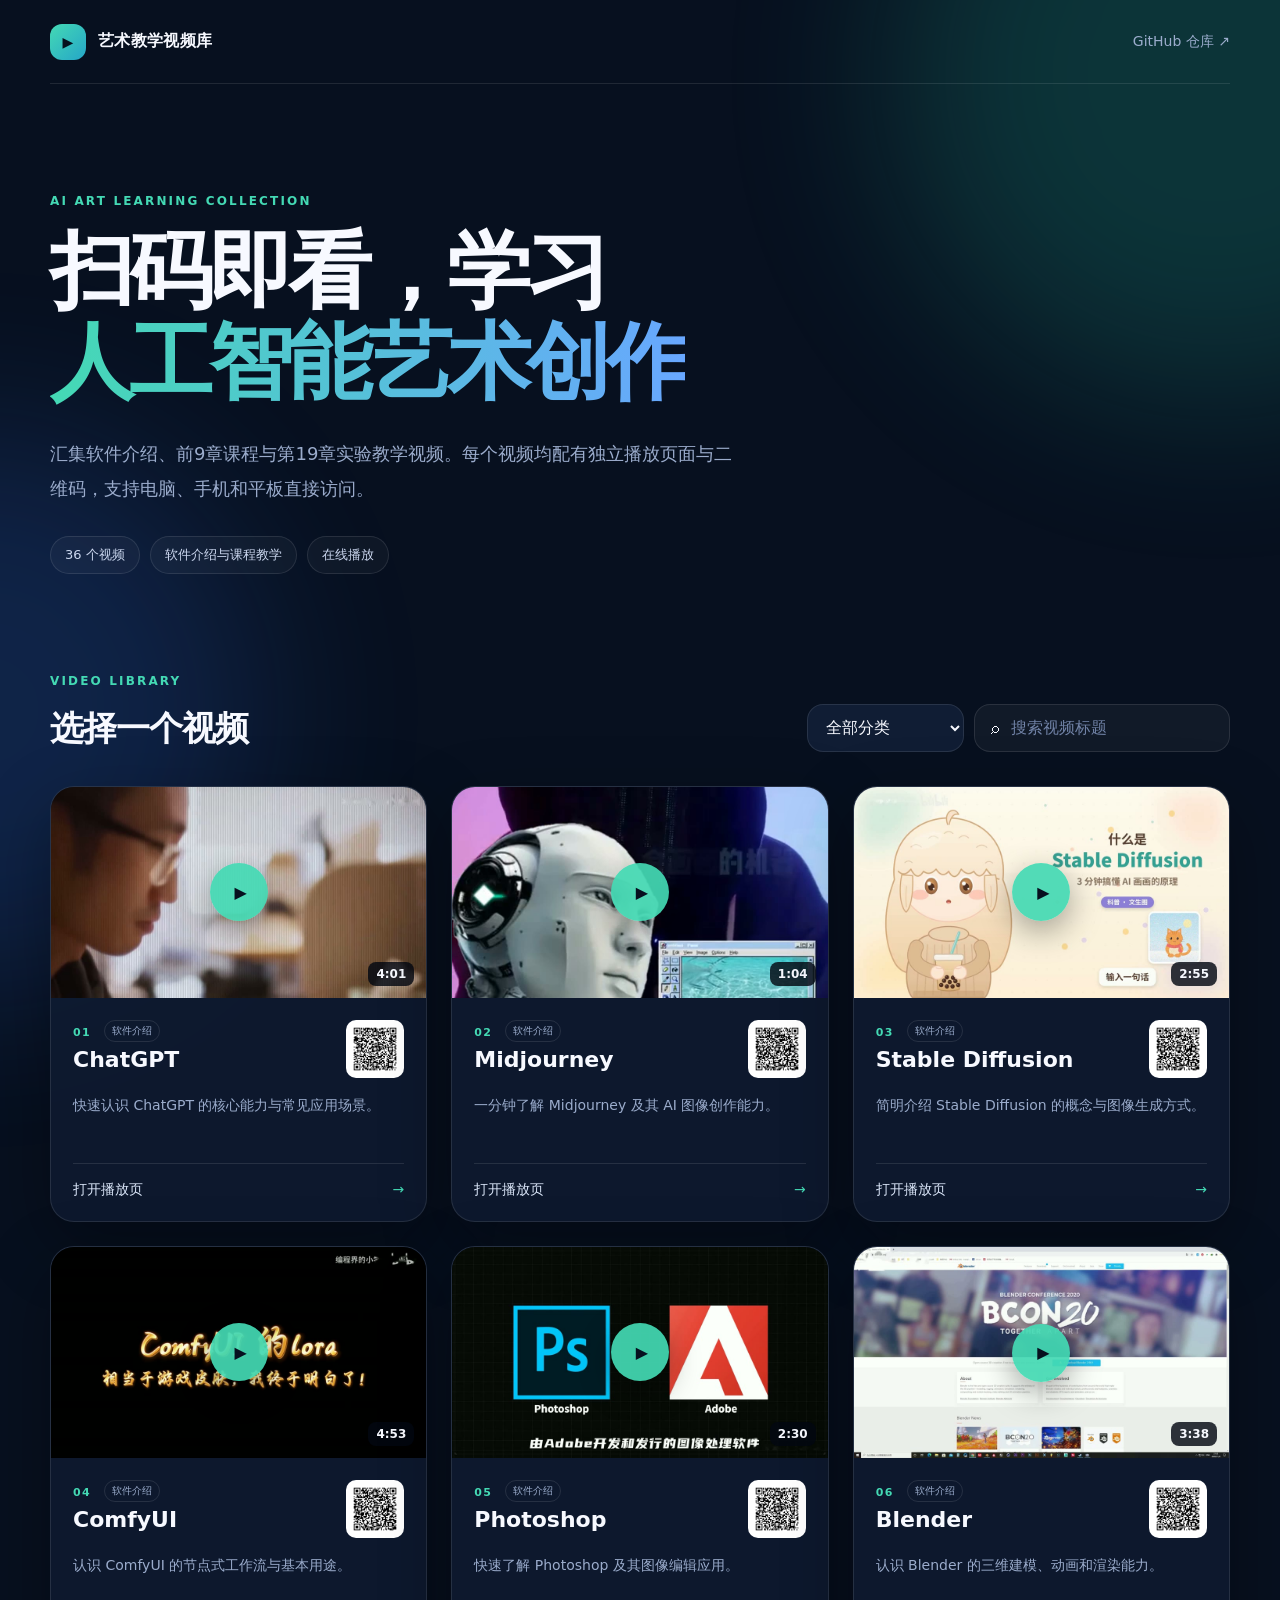
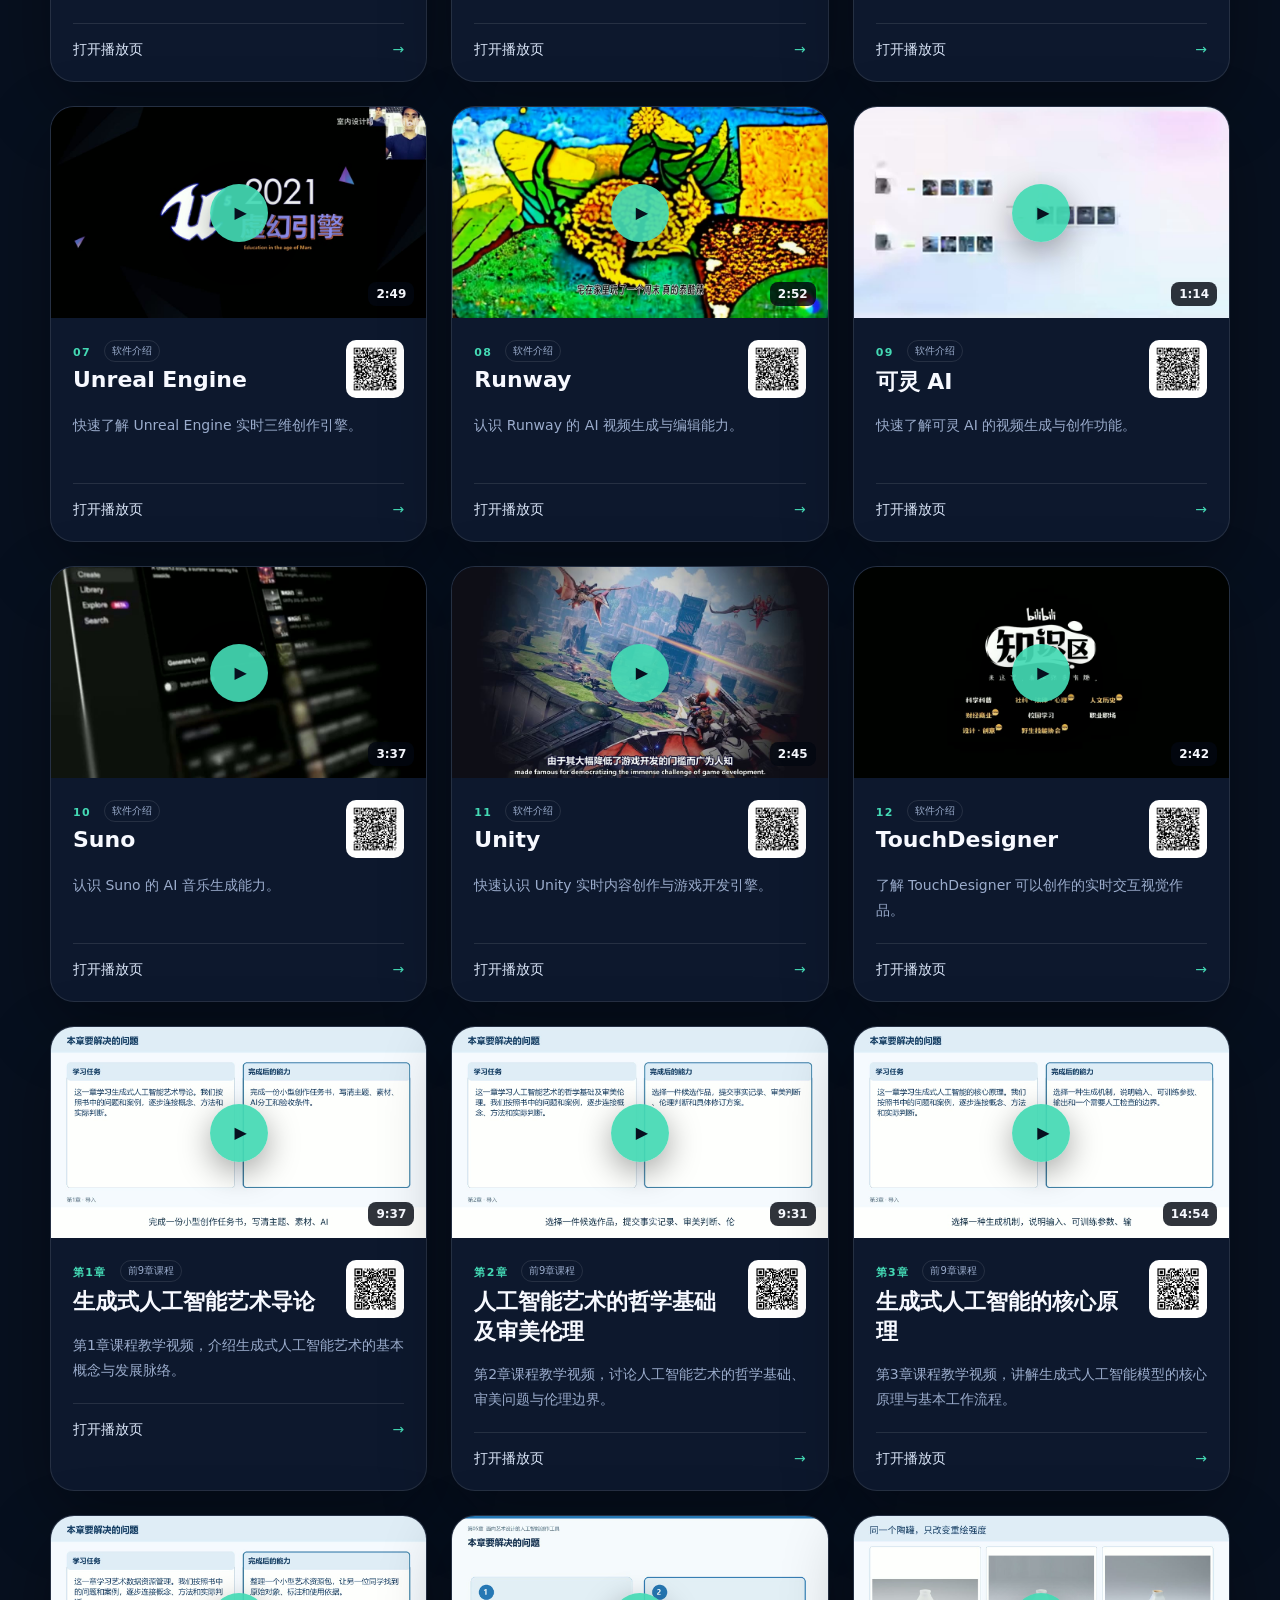
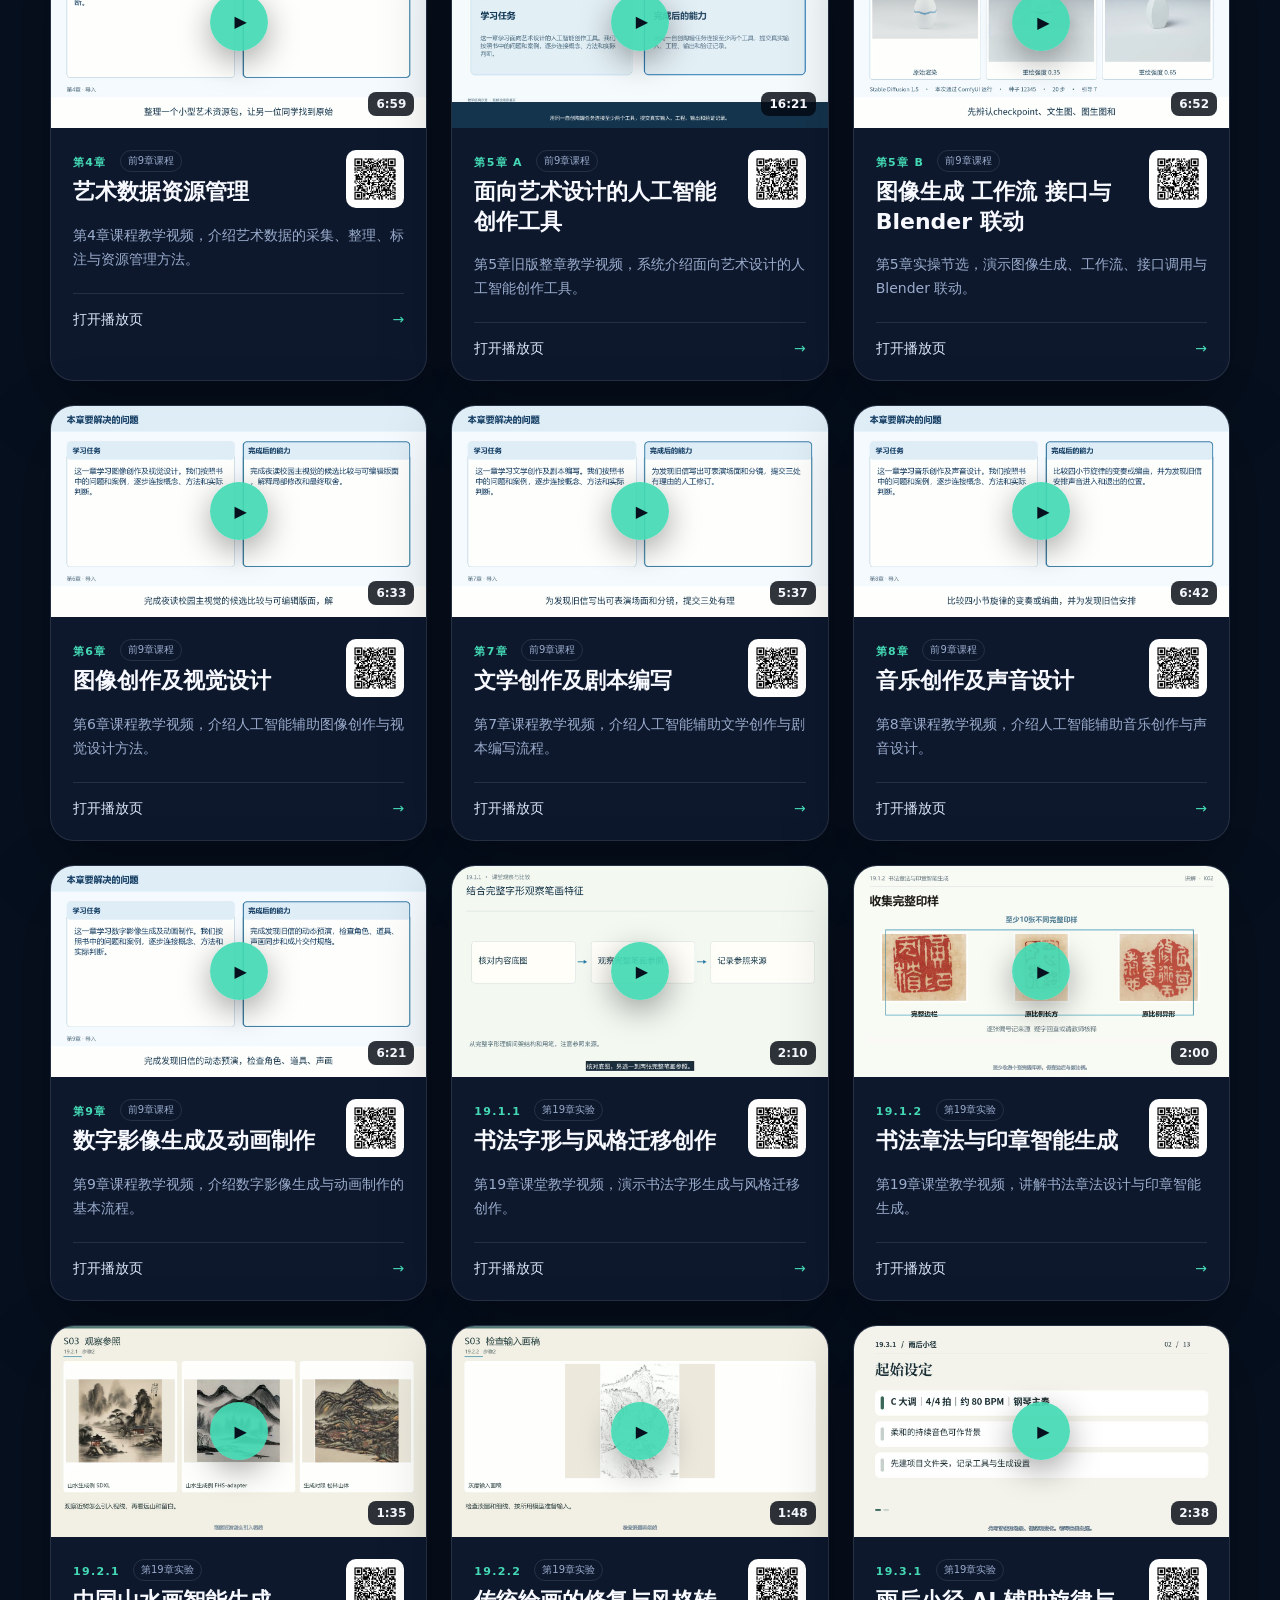
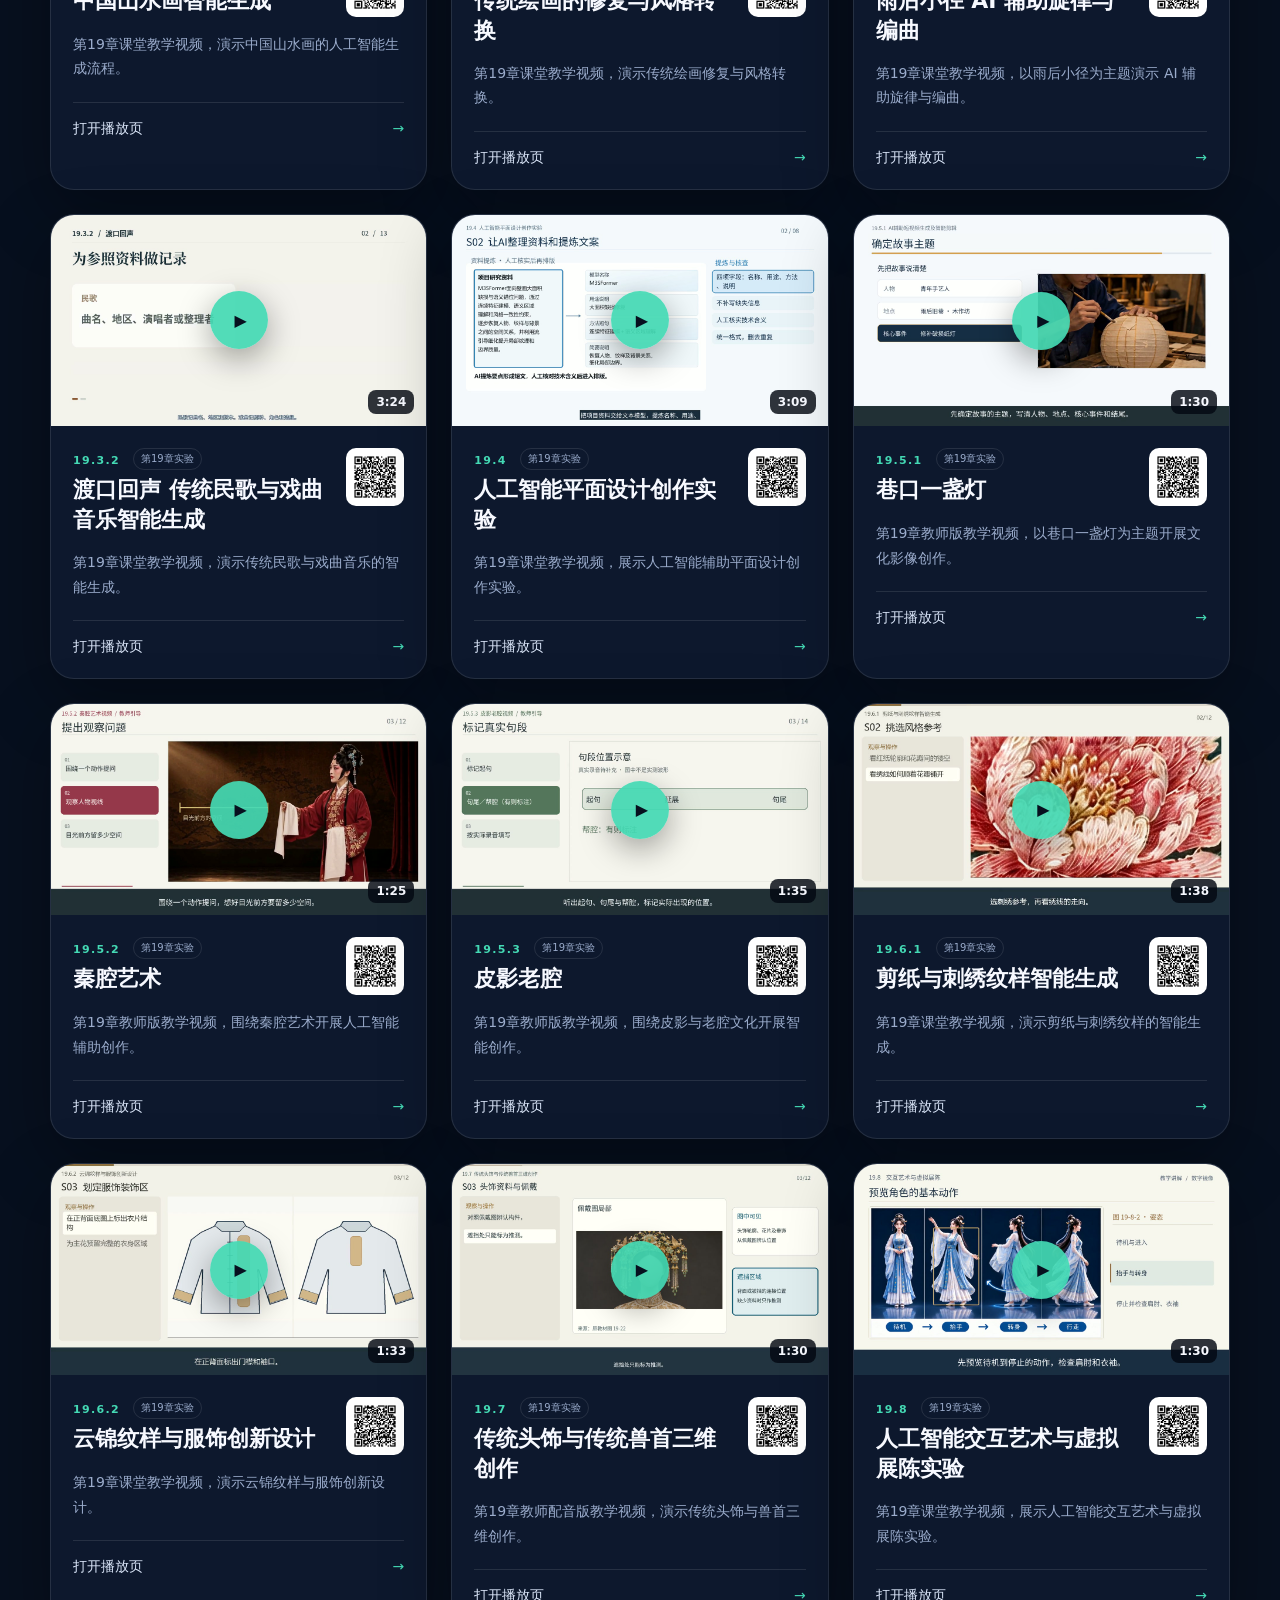
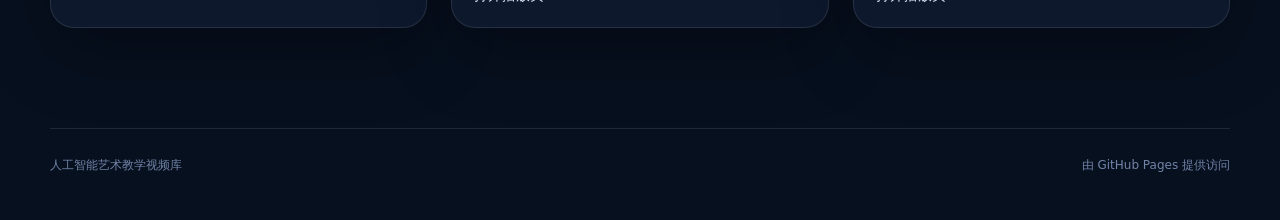
<file: index.html>
<!doctype html>
<html lang="zh-CN">
<head>
  <meta charset="utf-8">
  <meta name="viewport" content="width=device-width, initial-scale=1">
  <meta name="description" content="人工智能艺术课程与软件介绍视频在线播放及二维码导航">
  <title>人工智能艺术教学视频库</title>
  <link rel="stylesheet" href="assets/style.css">
</head>
<body>
  <div class="ambient ambient-a"></div>
  <div class="ambient ambient-b"></div>
  <header class="site-header">
    <a class="brand" href="./" aria-label="返回首页">
      <span class="brand-mark">▶</span>
      <span>艺术教学视频库</span>
    </a>
    <a class="github-link" href="https://github.com/LPDLG/software-video-gallery" target="_blank" rel="noreferrer">GitHub 仓库 ↗</a>
  </header>

  <main>
    <section class="hero">
      <p class="eyebrow">AI ART LEARNING COLLECTION</p>
      <h1>扫码即看，学习<br><span>人工智能艺术创作</span></h1>
      <p class="hero-copy">汇集软件介绍、前9章课程与第19章实验教学视频。每个视频均配有独立播放页面与二维码，支持电脑、手机和平板直接访问。</p>
      <div class="hero-meta">
        <span id="video-count">36 个视频</span>
        <span>软件介绍与课程教学</span>
        <span>在线播放</span>
      </div>
    </section>

    <section class="library" aria-labelledby="library-title">
      <div class="section-heading">
        <div>
          <p class="eyebrow">VIDEO LIBRARY</p>
          <h2 id="library-title">选择一个视频</h2>
        </div>
        <div class="search-controls">
          <label class="category-box">
            <span class="sr-only">视频分类</span>
            <select id="category-filter">
              <option value="all">全部分类</option>
              <option value="软件介绍">软件介绍</option>
              <option value="前9章课程">前9章课程</option>
              <option value="第19章实验">第19章实验</option>
            </select>
          </label>
          <label class="search-box">
            <span>⌕</span>
            <input id="search" type="search" placeholder="搜索视频标题" autocomplete="off">
          </label>
        </div>
      </div>
      <div id="video-grid" class="video-grid"></div>
      <p id="empty-state" class="empty-state" hidden>没有找到匹配的视频。</p>
    </section>
  </main>

  <footer>
    <span>人工智能艺术教学视频库</span>
    <span>由 GitHub Pages 提供访问</span>
  </footer>

  <script src="assets/videos.js"></script>
  <script src="assets/course-videos.js"></script>
  <script src="assets/app.js"></script>
</body>
</html>
</file>
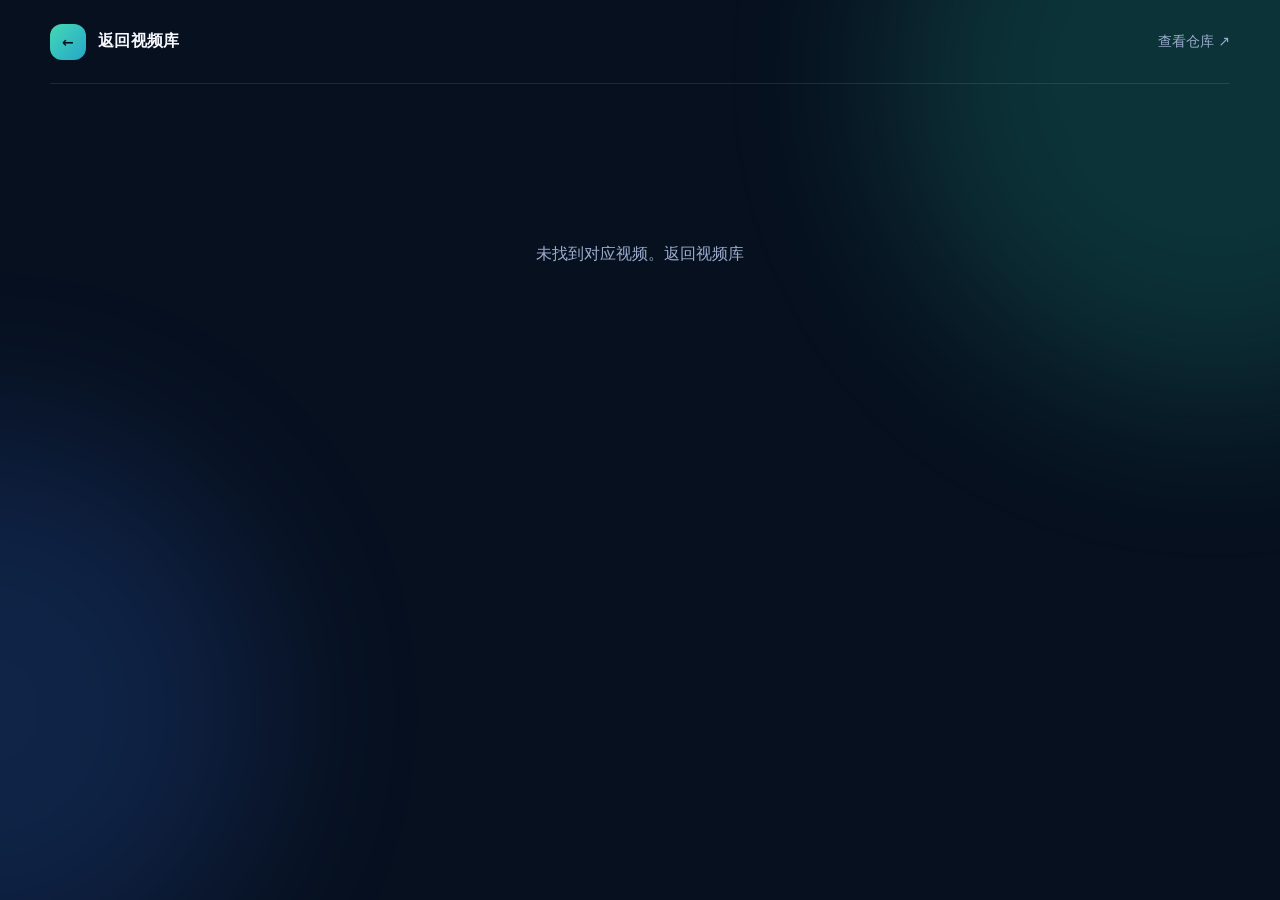
<file: watch.html>
<!doctype html>
<html lang="zh-CN">
<head>
  <meta charset="utf-8">
  <meta name="viewport" content="width=device-width, initial-scale=1">
  <meta name="description" content="人工智能艺术教学视频播放页面">
  <title>视频播放｜艺术教学视频库</title>
  <link rel="stylesheet" href="assets/style.css">
</head>
<body class="watch-body">
  <div class="ambient ambient-a"></div>
  <div class="ambient ambient-b"></div>
  <header class="site-header">
    <a class="brand" href="./">
      <span class="brand-mark">←</span>
      <span>返回视频库</span>
    </a>
    <a class="github-link" href="https://github.com/LPDLG/software-video-gallery" target="_blank" rel="noreferrer">查看仓库 ↗</a>
  </header>

  <main class="watch-main">
    <section id="player-shell" class="player-shell">
      <div class="player-wrap">
        <video id="player" controls playsinline preload="metadata"></video>
      </div>
      <div class="watch-info">
        <div class="watch-copy">
          <p id="video-category" class="eyebrow">VIDEO LESSON</p>
          <h1 id="video-title">正在加载…</h1>
          <p id="video-description"></p>
          <div class="watch-actions">
            <a id="download-link" class="primary-button" download>下载视频</a>
            <button id="copy-link" class="secondary-button" type="button">复制播放链接</button>
          </div>
        </div>
        <aside class="qr-panel">
          <img id="qr-image" alt="当前视频播放页面二维码">
          <strong>手机扫码播放</strong>
          <span>二维码指向当前页面</span>
        </aside>
      </div>
    </section>
    <p id="not-found" class="not-found" hidden>未找到对应视频。<a href="./">返回视频库</a></p>
  </main>

  <script src="assets/videos.js"></script>
  <script src="assets/course-videos.js"></script>
  <script src="assets/watch.js"></script>
</body>
</html>
</file>
<file: assets/style.css>
:root {
  color-scheme: dark;
  --bg: #07101f;
  --panel: rgba(15, 27, 49, .82);
  --panel-strong: #101d34;
  --line: rgba(255,255,255,.1);
  --text: #f7f9ff;
  --muted: #9baccc;
  --accent: #44d9b4;
  --accent-2: #68a7ff;
  --shadow: 0 24px 70px rgba(0,0,0,.32);
}

* { box-sizing: border-box; }
html { scroll-behavior: smooth; }
body {
  margin: 0;
  min-height: 100vh;
  background: var(--bg);
  color: var(--text);
  font-family: Inter, "Microsoft YaHei", system-ui, -apple-system, sans-serif;
  overflow-x: hidden;
}
a { color: inherit; text-decoration: none; }
button, input, select { font: inherit; }
.sr-only { position: absolute; width: 1px; height: 1px; padding: 0; margin: -1px; overflow: hidden; clip: rect(0,0,0,0); white-space: nowrap; border: 0; }

.ambient { position: fixed; z-index: -1; border-radius: 50%; filter: blur(90px); opacity: .18; }
.ambient-a { width: 650px; height: 650px; background: #28d7ad; right: -260px; top: -250px; }
.ambient-b { width: 560px; height: 560px; background: #397eff; left: -300px; top: 430px; }

.site-header {
  width: min(1180px, calc(100% - 40px));
  height: 84px;
  margin: auto;
  display: flex;
  align-items: center;
  justify-content: space-between;
  border-bottom: 1px solid var(--line);
}
.brand { display: inline-flex; gap: 12px; align-items: center; font-weight: 750; letter-spacing: .02em; }
.brand-mark {
  width: 36px; height: 36px; display: grid; place-items: center;
  border-radius: 12px; background: linear-gradient(135deg, var(--accent), #25a6c8);
  color: #06111f; font-size: 14px;
}
.github-link { color: var(--muted); font-size: 14px; transition: color .2s; }
.github-link:hover { color: var(--text); }

main { width: min(1180px, calc(100% - 40px)); margin: auto; }
.hero { padding: 110px 0 100px; max-width: 930px; }
.eyebrow { margin: 0 0 18px; color: var(--accent); font-size: 12px; font-weight: 800; letter-spacing: .18em; }
.hero h1 { margin: 0; font-size: clamp(44px, 7vw, 84px); line-height: 1.08; letter-spacing: -.055em; }
.hero h1 span { color: transparent; background: linear-gradient(90deg, var(--accent), var(--accent-2)); background-clip: text; }
.hero-copy { max-width: 690px; margin: 30px 0; color: var(--muted); font-size: 18px; line-height: 1.9; }
.hero-meta { display: flex; flex-wrap: wrap; gap: 10px; }
.hero-meta span { padding: 9px 14px; border: 1px solid var(--line); border-radius: 999px; color: #cbd7ef; background: rgba(255,255,255,.035); font-size: 13px; }

.library { padding-bottom: 100px; }
.section-heading { display: flex; align-items: end; justify-content: space-between; gap: 24px; margin-bottom: 34px; }
.section-heading h2 { margin: 0; font-size: 34px; letter-spacing: -.03em; }
.search-controls { display: flex; align-items: center; gap: 10px; }
.search-box { width: min(280px, 100%); height: 48px; display: flex; align-items: center; gap: 10px; padding: 0 16px; border: 1px solid var(--line); border-radius: 16px; background: rgba(255,255,255,.045); }
.search-box input { width: 100%; border: 0; outline: 0; background: transparent; color: var(--text); }
.search-box input::placeholder { color: #7183a7; }
.category-box select { height: 48px; padding: 0 36px 0 14px; border: 1px solid var(--line); border-radius: 16px; outline: 0; background: var(--panel-strong); color: var(--text); cursor: pointer; }

.video-grid { display: grid; grid-template-columns: repeat(3, 1fr); gap: 24px; }
.video-card { overflow: hidden; border: 1px solid var(--line); border-radius: 24px; background: var(--panel); box-shadow: var(--shadow); animation: rise .6s both; animation-delay: var(--delay); transition: transform .25s, border-color .25s; }
.video-card:hover { transform: translateY(-6px); border-color: rgba(68,217,180,.42); }
.poster-link { position: relative; display: block; aspect-ratio: 16/9; overflow: hidden; background: #050b15; }
.poster-link img { width: 100%; height: 100%; object-fit: cover; transition: transform .4s, opacity .4s; }
.video-card:hover .poster-link img { transform: scale(1.035); opacity: .78; }
.play-button { position: absolute; inset: 50% auto auto 50%; transform: translate(-50%,-50%); width: 58px; height: 58px; display: grid; place-items: center; padding-left: 4px; border-radius: 50%; background: rgba(68,217,180,.92); color: #07101f; box-shadow: 0 10px 32px rgba(0,0,0,.36); }
.duration { position: absolute; right: 12px; bottom: 12px; padding: 5px 8px; border-radius: 8px; background: rgba(3,8,18,.82); font-size: 12px; font-weight: 700; }
.card-content { padding: 22px; }
.card-heading { display: flex; justify-content: space-between; align-items: start; gap: 16px; }
.card-index { color: var(--accent); font-size: 11px; font-weight: 800; letter-spacing: .12em; }
.category-tag { display: inline-block; margin-left: 8px; padding: 3px 7px; border: 1px solid var(--line); border-radius: 999px; color: var(--muted); font-size: 10px; vertical-align: middle; }
.card-heading h3 { margin: 5px 0 0; font-size: 22px; }
.mini-qr { width: 58px; height: 58px; padding: 4px; border-radius: 10px; background: #fff; }
.card-content p { min-height: 50px; margin: 15px 0 20px; color: var(--muted); font-size: 14px; line-height: 1.75; }
.card-link { display: flex; justify-content: space-between; padding-top: 17px; border-top: 1px solid var(--line); color: #dce7fa; font-size: 14px; }
.card-link span { color: var(--accent); }
.empty-state, .not-found { padding: 80px 0; text-align: center; color: var(--muted); }

.watch-main { padding: 64px 0 90px; }
.player-shell { overflow: hidden; border: 1px solid var(--line); border-radius: 28px; background: var(--panel); box-shadow: var(--shadow); }
.player-wrap { background: #02050b; aspect-ratio: 16/9; display: grid; place-items: center; }
.player-wrap video { width: 100%; height: 100%; object-fit: contain; }
.watch-info { display: grid; grid-template-columns: 1fr 210px; gap: 42px; padding: 36px; }
.watch-copy h1 { margin: 0; font-size: clamp(34px, 5vw, 58px); letter-spacing: -.04em; }
.watch-copy > p:not(.eyebrow) { color: var(--muted); line-height: 1.8; }
.watch-actions { display: flex; flex-wrap: wrap; gap: 12px; margin-top: 26px; }
.primary-button, .secondary-button { display: inline-flex; align-items: center; justify-content: center; min-height: 46px; padding: 0 20px; border-radius: 14px; cursor: pointer; }
.primary-button { background: var(--accent); color: #06111f; font-weight: 750; }
.secondary-button { border: 1px solid var(--line); background: transparent; color: var(--text); }
.qr-panel { display: flex; flex-direction: column; align-items: center; justify-content: center; padding: 18px; border-radius: 20px; background: rgba(255,255,255,.045); text-align: center; }
.qr-panel img { width: 142px; height: 142px; padding: 8px; border-radius: 14px; background: white; }
.qr-panel strong { margin-top: 14px; font-size: 14px; }
.qr-panel span { margin-top: 5px; color: var(--muted); font-size: 12px; }

footer { width: min(1180px, calc(100% - 40px)); margin: auto; padding: 28px 0 46px; border-top: 1px solid var(--line); display: flex; justify-content: space-between; color: #7183a7; font-size: 12px; }
@keyframes rise { from { opacity: 0; transform: translateY(20px); } to { opacity: 1; transform: translateY(0); } }

@media (max-width: 900px) {
  .video-grid { grid-template-columns: repeat(2, 1fr); }
  .watch-info { grid-template-columns: 1fr; }
  .qr-panel { width: 210px; }
}
@media (max-width: 620px) {
  .site-header, main, footer { width: min(100% - 28px, 1180px); }
  .hero { padding: 72px 0 70px; }
  .section-heading { align-items: stretch; flex-direction: column; }
  .search-controls { align-items: stretch; flex-direction: column; }
  .category-box select { width: 100%; }
  .search-box { width: 100%; }
  .video-grid { grid-template-columns: 1fr; }
  .watch-main { padding-top: 28px; }
  .watch-info { padding: 24px; }
  .github-link { display: none; }
}
</file>
